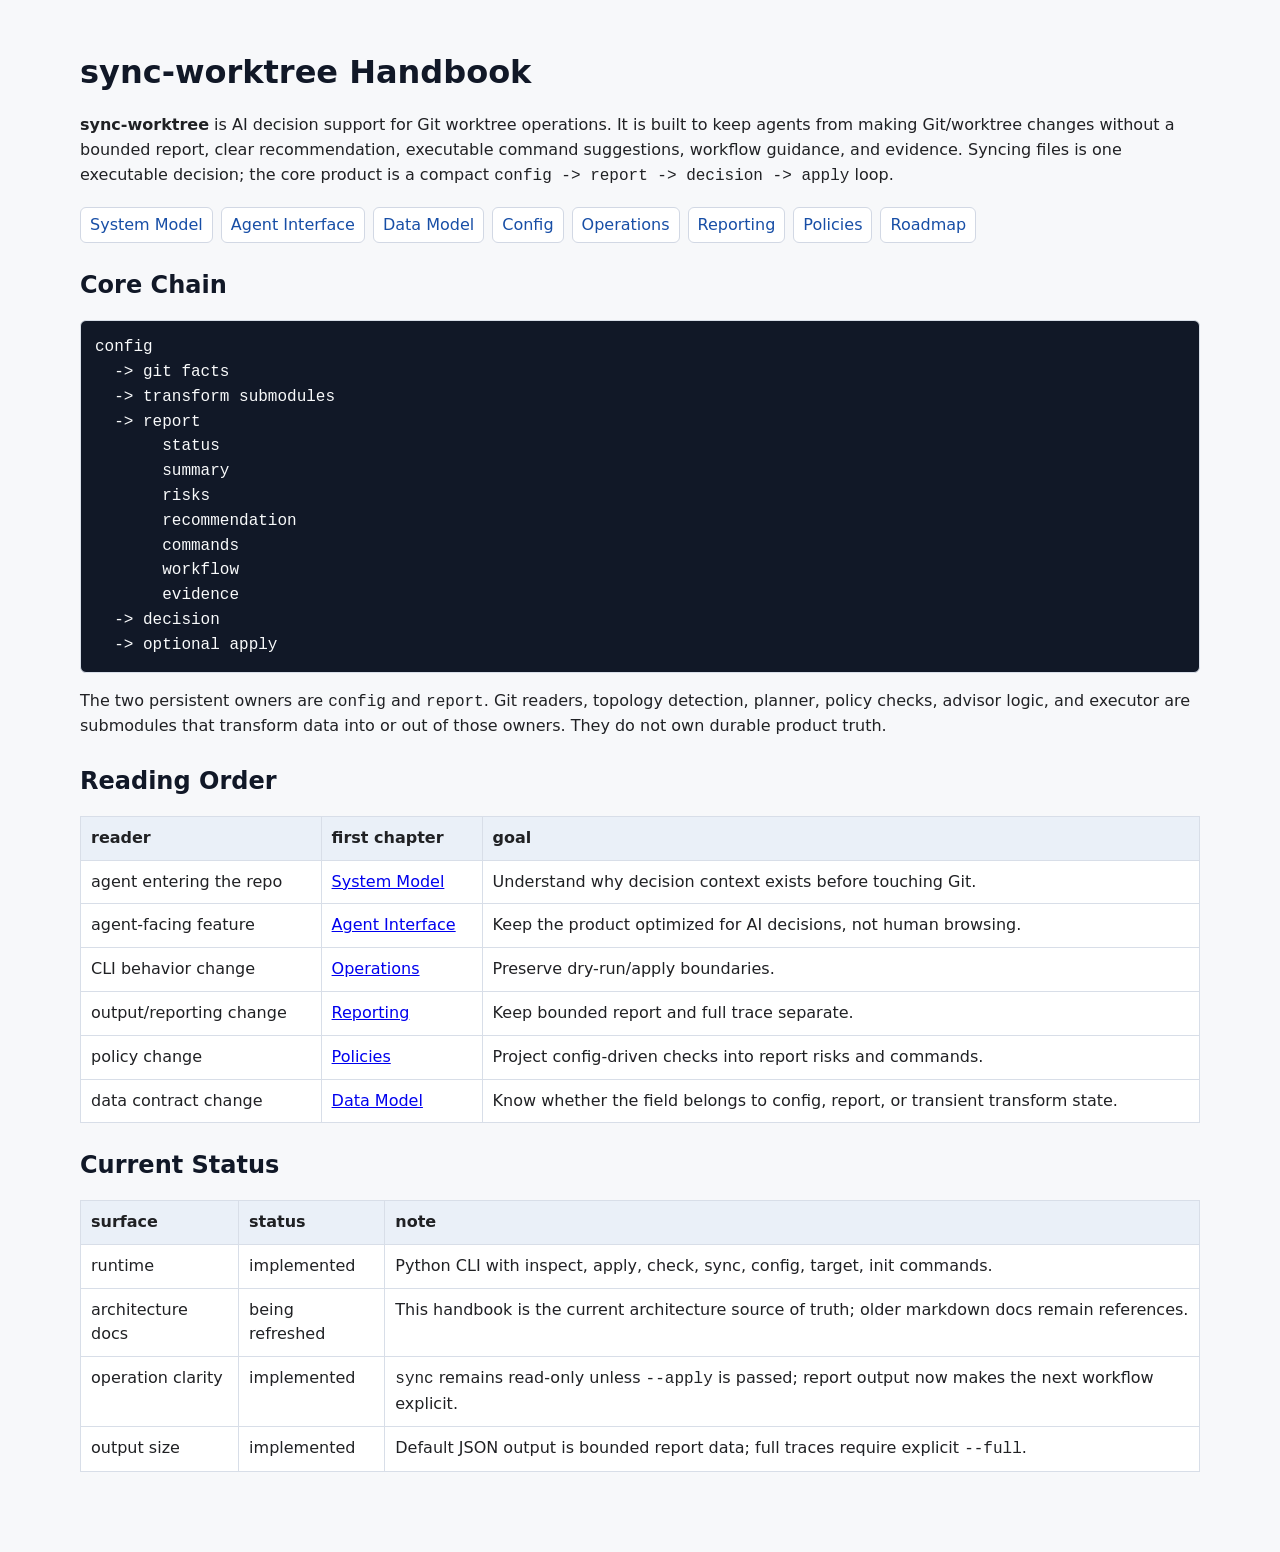
<file: docs/handbook/index.html>
<!doctype html>
<html lang="en">
<head>
  <meta charset="utf-8">
  <title>sync-worktree Handbook</title>
  <link rel="stylesheet" href="handbook.css">
</head>
<body>
<main>
  <h1>sync-worktree Handbook</h1>
  <p><strong>sync-worktree</strong> is AI decision support for Git worktree operations. It is built to keep agents from making Git/worktree changes without a bounded report, clear recommendation, executable command suggestions, workflow guidance, and evidence. Syncing files is one executable decision; the core product is a compact <code>config -> report -> decision -> apply</code> loop.</p>

  <nav>
    <a href="system-model.html">System Model</a>
    <a href="agent-interface.html">Agent Interface</a>
    <a href="data-model.html">Data Model</a>
    <a href="config.html">Config</a>
    <a href="operations.html">Operations</a>
    <a href="reporting.html">Reporting</a>
    <a href="policies.html">Policies</a>
    <a href="roadmap.html">Roadmap</a>
  </nav>

  <section>
    <h2>Core Chain</h2>
    <pre><code>config
  -> git facts
  -> transform submodules
  -> report
       status
       summary
       risks
       recommendation
       commands
       workflow
       evidence
  -> decision
  -> optional apply</code></pre>
    <p>The two persistent owners are <code>config</code> and <code>report</code>. Git readers, topology detection, planner, policy checks, advisor logic, and executor are submodules that transform data into or out of those owners. They do not own durable product truth.</p>
  </section>

  <section>
    <h2>Reading Order</h2>
    <table>
      <thead><tr><th>reader</th><th>first chapter</th><th>goal</th></tr></thead>
      <tbody>
        <tr><td>agent entering the repo</td><td><a href="system-model.html">System Model</a></td><td>Understand why decision context exists before touching Git.</td></tr>
        <tr><td>agent-facing feature</td><td><a href="agent-interface.html">Agent Interface</a></td><td>Keep the product optimized for AI decisions, not human browsing.</td></tr>
        <tr><td>CLI behavior change</td><td><a href="operations.html">Operations</a></td><td>Preserve dry-run/apply boundaries.</td></tr>
        <tr><td>output/reporting change</td><td><a href="reporting.html">Reporting</a></td><td>Keep bounded report and full trace separate.</td></tr>
        <tr><td>policy change</td><td><a href="policies.html">Policies</a></td><td>Project config-driven checks into report risks and commands.</td></tr>
        <tr><td>data contract change</td><td><a href="data-model.html">Data Model</a></td><td>Know whether the field belongs to config, report, or transient transform state.</td></tr>
      </tbody>
    </table>
  </section>

  <section>
    <h2>Current Status</h2>
    <table>
      <thead><tr><th>surface</th><th>status</th><th>note</th></tr></thead>
      <tbody>
        <tr><td>runtime</td><td>implemented</td><td>Python CLI with inspect, apply, check, sync, config, target, init commands.</td></tr>
        <tr><td>architecture docs</td><td>being refreshed</td><td>This handbook is the current architecture source of truth; older markdown docs remain references.</td></tr>
        <tr><td>operation clarity</td><td>implemented</td><td><code>sync</code> remains read-only unless <code>--apply</code> is passed; report output now makes the next workflow explicit.</td></tr>
        <tr><td>output size</td><td>implemented</td><td>Default JSON output is bounded report data; full traces require explicit <code>--full</code>.</td></tr>
      </tbody>
    </table>
  </section>
</main>
</body>
</html>
</file>
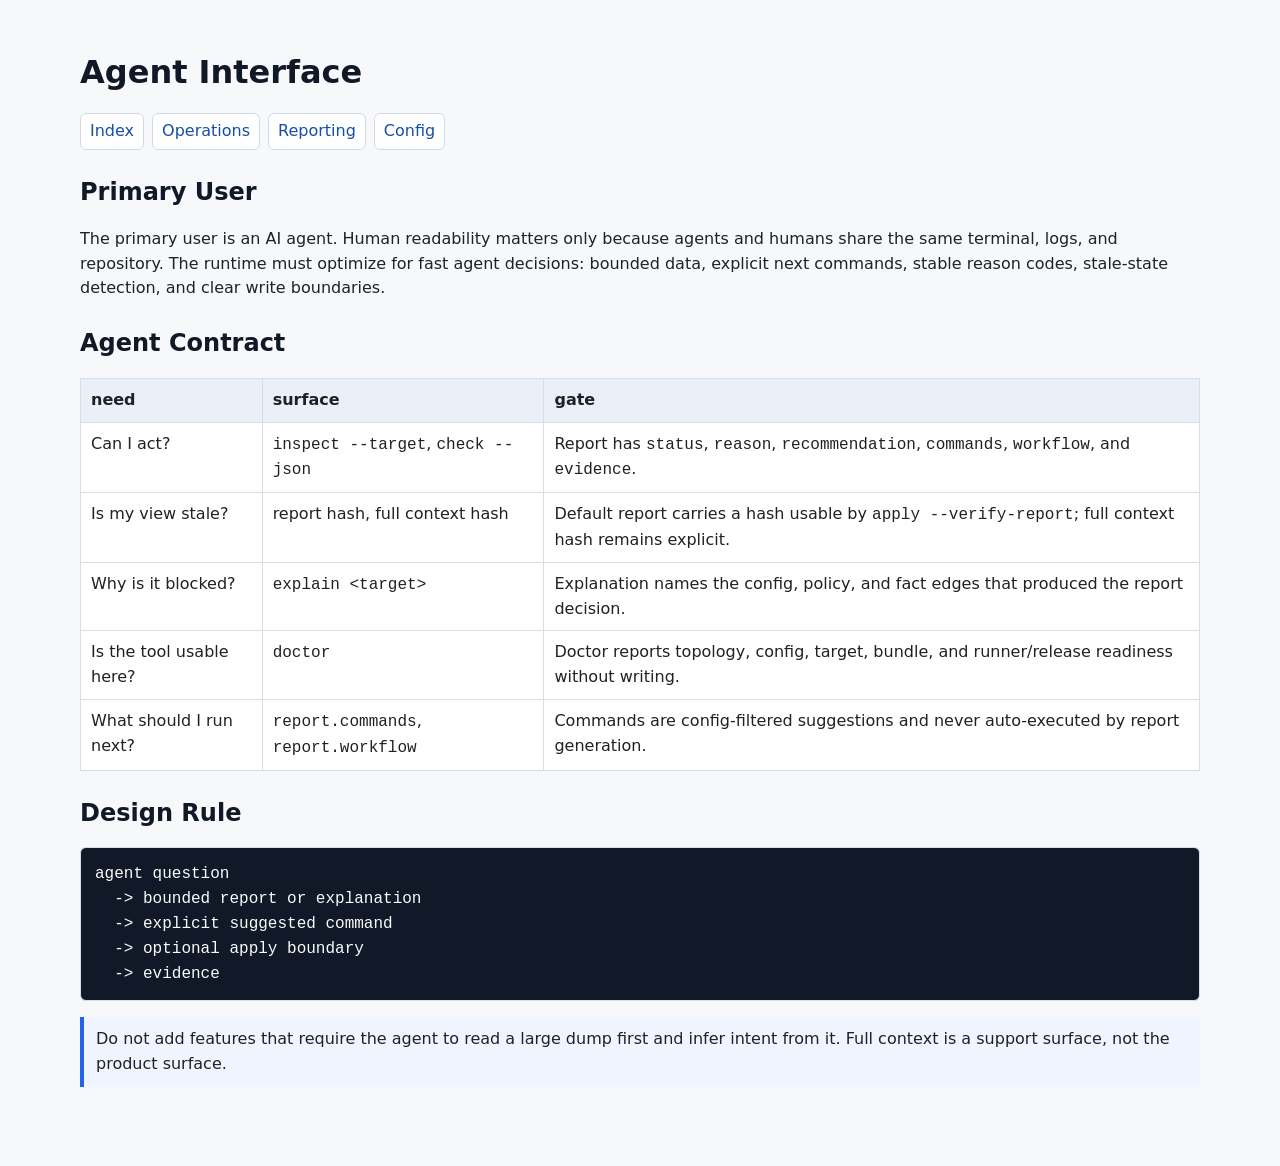
<file: docs/handbook/agent-interface.html>
<!doctype html>
<html lang="en">
<head>
  <meta charset="utf-8">
  <title>Agent Interface - sync-worktree</title>
  <link rel="stylesheet" href="handbook.css">
</head>
<body>
<main>
  <h1>Agent Interface</h1>
  <nav><a href="index.html">Index</a><a href="operations.html">Operations</a><a href="reporting.html">Reporting</a><a href="config.html">Config</a></nav>

  <section>
    <h2>Primary User</h2>
    <p>The primary user is an AI agent. Human readability matters only because agents and humans share the same terminal, logs, and repository. The runtime must optimize for fast agent decisions: bounded data, explicit next commands, stable reason codes, stale-state detection, and clear write boundaries.</p>
  </section>

  <section>
    <h2>Agent Contract</h2>
    <table>
      <thead><tr><th>need</th><th>surface</th><th>gate</th></tr></thead>
      <tbody>
        <tr><td>Can I act?</td><td><code>inspect --target</code>, <code>check --json</code></td><td>Report has <code>status</code>, <code>reason</code>, <code>recommendation</code>, <code>commands</code>, <code>workflow</code>, and <code>evidence</code>.</td></tr>
        <tr><td>Is my view stale?</td><td>report hash, full context hash</td><td>Default report carries a hash usable by <code>apply --verify-report</code>; full context hash remains explicit.</td></tr>
        <tr><td>Why is it blocked?</td><td><code>explain &lt;target&gt;</code></td><td>Explanation names the config, policy, and fact edges that produced the report decision.</td></tr>
        <tr><td>Is the tool usable here?</td><td><code>doctor</code></td><td>Doctor reports topology, config, target, bundle, and runner/release readiness without writing.</td></tr>
        <tr><td>What should I run next?</td><td><code>report.commands</code>, <code>report.workflow</code></td><td>Commands are config-filtered suggestions and never auto-executed by report generation.</td></tr>
      </tbody>
    </table>
  </section>

  <section>
    <h2>Design Rule</h2>
    <pre><code>agent question
  -> bounded report or explanation
  -> explicit suggested command
  -> optional apply boundary
  -> evidence</code></pre>
    <p class="note">Do not add features that require the agent to read a large dump first and infer intent from it. Full context is a support surface, not the product surface.</p>
  </section>
</main>
</body>
</html>
</file>
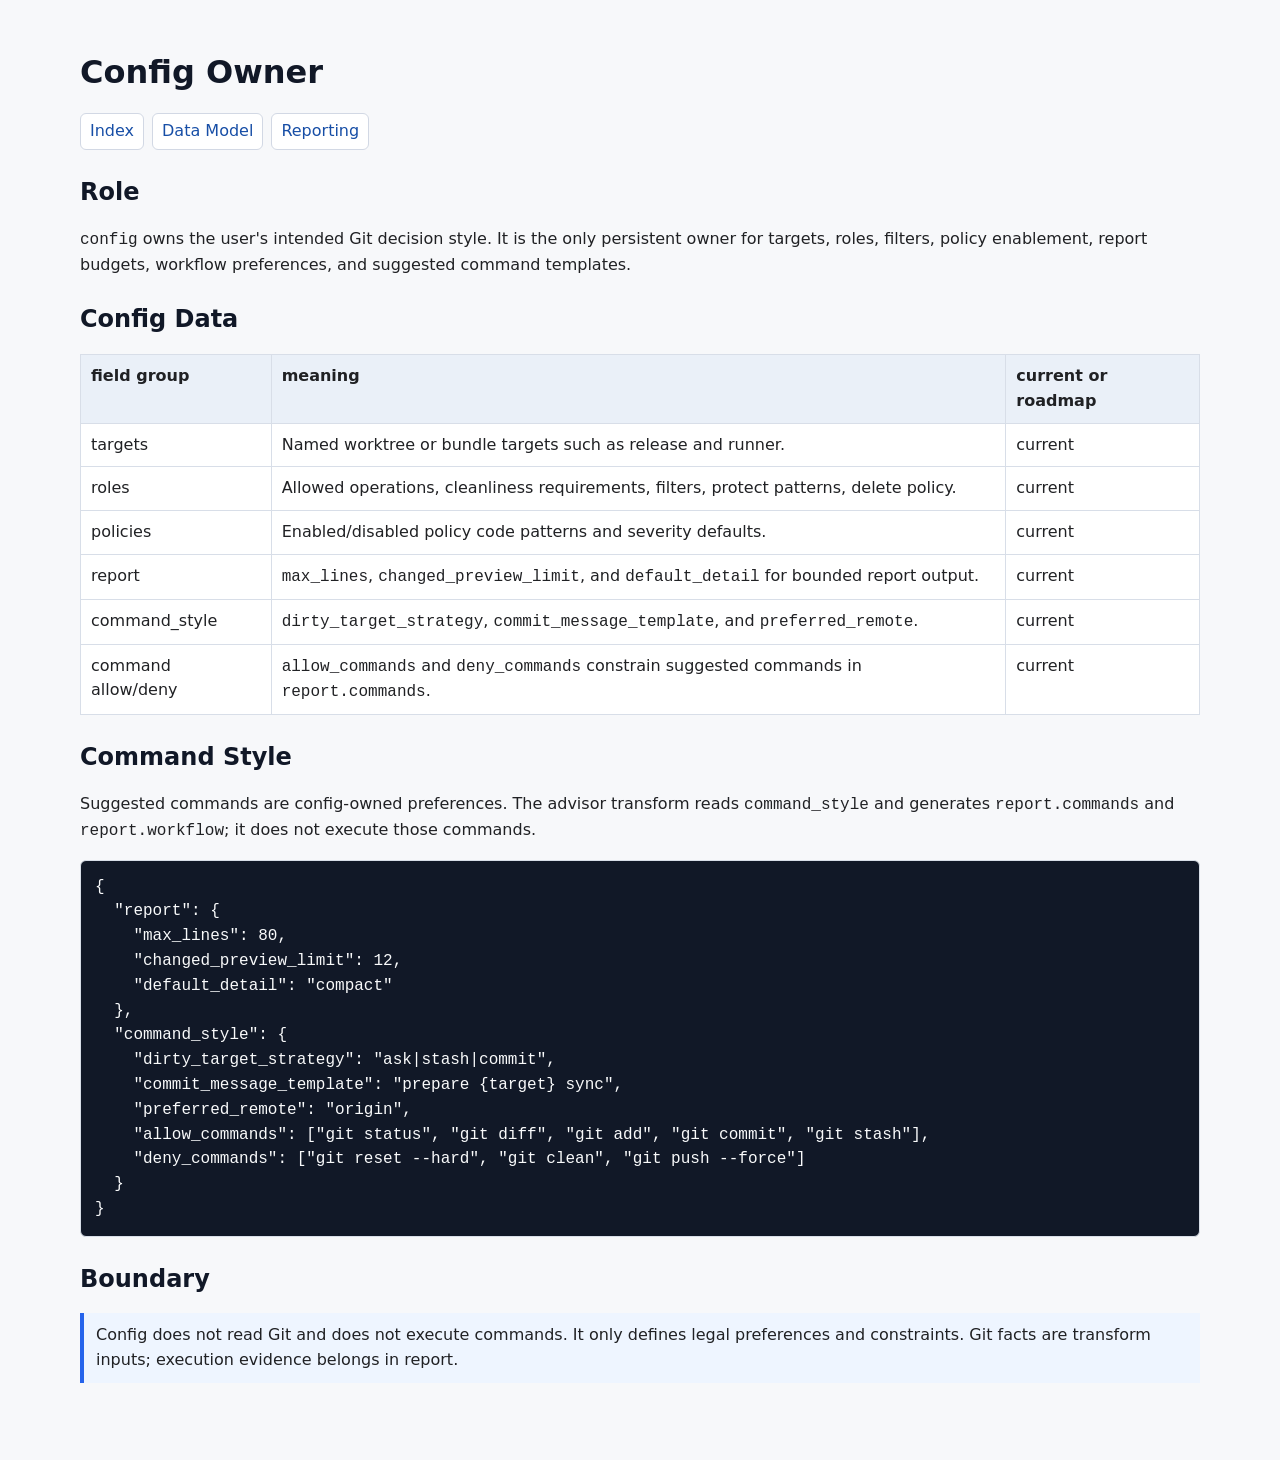
<file: docs/handbook/config.html>
<!doctype html>
<html lang="en">
<head>
  <meta charset="utf-8">
  <title>Config Owner - sync-worktree</title>
  <link rel="stylesheet" href="handbook.css">
</head>
<body>
<main>
  <h1>Config Owner</h1>
  <nav><a href="index.html">Index</a><a href="data-model.html">Data Model</a><a href="reporting.html">Reporting</a></nav>

  <section>
    <h2>Role</h2>
    <p><code>config</code> owns the user's intended Git decision style. It is the only persistent owner for targets, roles, filters, policy enablement, report budgets, workflow preferences, and suggested command templates.</p>
  </section>

  <section>
    <h2>Config Data</h2>
    <table>
      <thead><tr><th>field group</th><th>meaning</th><th>current or roadmap</th></tr></thead>
      <tbody>
        <tr><td>targets</td><td>Named worktree or bundle targets such as release and runner.</td><td>current</td></tr>
        <tr><td>roles</td><td>Allowed operations, cleanliness requirements, filters, protect patterns, delete policy.</td><td>current</td></tr>
        <tr><td>policies</td><td>Enabled/disabled policy code patterns and severity defaults.</td><td>current</td></tr>
        <tr><td>report</td><td><code>max_lines</code>, <code>changed_preview_limit</code>, and <code>default_detail</code> for bounded report output.</td><td>current</td></tr>
        <tr><td>command_style</td><td><code>dirty_target_strategy</code>, <code>commit_message_template</code>, and <code>preferred_remote</code>.</td><td>current</td></tr>
        <tr><td>command allow/deny</td><td><code>allow_commands</code> and <code>deny_commands</code> constrain suggested commands in <code>report.commands</code>.</td><td>current</td></tr>
      </tbody>
    </table>
  </section>

  <section>
    <h2>Command Style</h2>
    <p>Suggested commands are config-owned preferences. The advisor transform reads <code>command_style</code> and generates <code>report.commands</code> and <code>report.workflow</code>; it does not execute those commands.</p>
    <pre><code>{
  "report": {
    "max_lines": 80,
    "changed_preview_limit": 12,
    "default_detail": "compact"
  },
  "command_style": {
    "dirty_target_strategy": "ask|stash|commit",
    "commit_message_template": "prepare {target} sync",
    "preferred_remote": "origin",
    "allow_commands": ["git status", "git diff", "git add", "git commit", "git stash"],
    "deny_commands": ["git reset --hard", "git clean", "git push --force"]
  }
}</code></pre>
  </section>

  <section>
    <h2>Boundary</h2>
    <p class="note">Config does not read Git and does not execute commands. It only defines legal preferences and constraints. Git facts are transform inputs; execution evidence belongs in report.</p>
  </section>
</main>
</body>
</html>
</file>
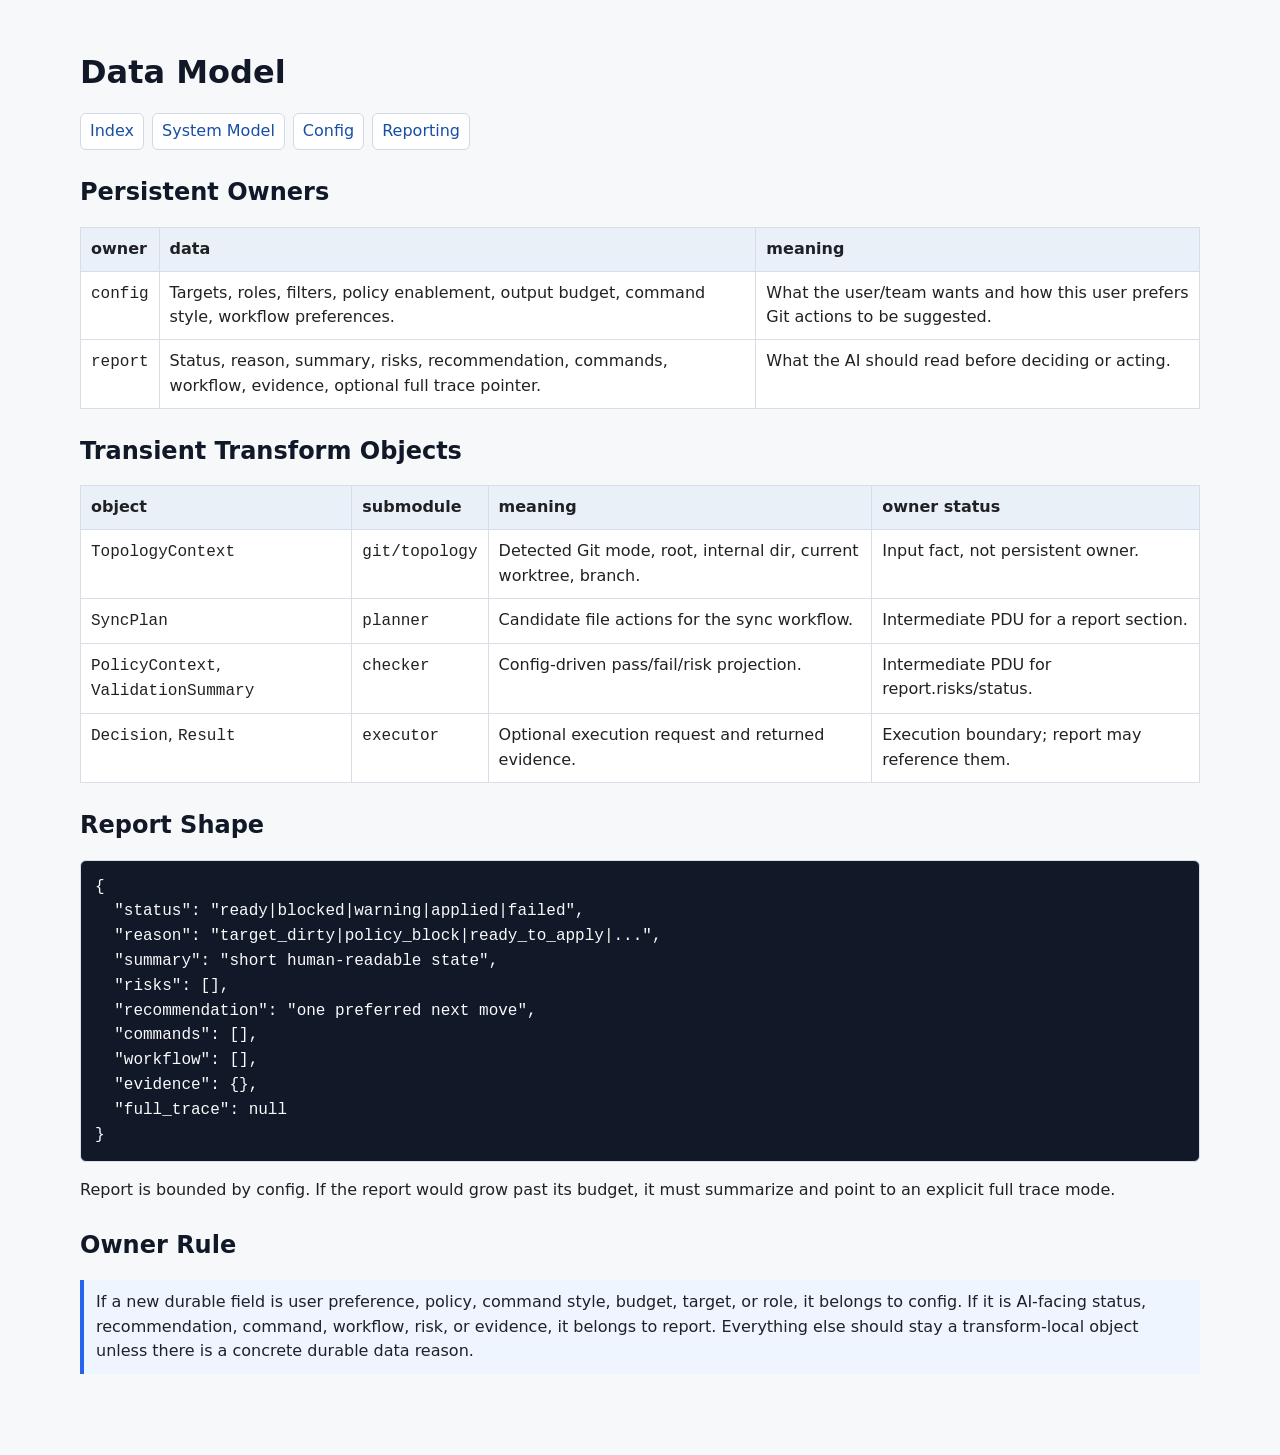
<file: docs/handbook/data-model.html>
<!doctype html>
<html lang="en">
<head>
  <meta charset="utf-8">
  <title>Data Model - sync-worktree</title>
  <link rel="stylesheet" href="handbook.css">
</head>
<body>
<main>
  <h1>Data Model</h1>
  <nav><a href="index.html">Index</a><a href="system-model.html">System Model</a><a href="config.html">Config</a><a href="reporting.html">Reporting</a></nav>

  <section>
    <h2>Persistent Owners</h2>
    <table>
      <thead><tr><th>owner</th><th>data</th><th>meaning</th></tr></thead>
      <tbody>
        <tr><td><code>config</code></td><td>Targets, roles, filters, policy enablement, output budget, command style, workflow preferences.</td><td>What the user/team wants and how this user prefers Git actions to be suggested.</td></tr>
        <tr><td><code>report</code></td><td>Status, reason, summary, risks, recommendation, commands, workflow, evidence, optional full trace pointer.</td><td>What the AI should read before deciding or acting.</td></tr>
      </tbody>
    </table>
  </section>

  <section>
    <h2>Transient Transform Objects</h2>
    <table>
      <thead><tr><th>object</th><th>submodule</th><th>meaning</th><th>owner status</th></tr></thead>
      <tbody>
        <tr><td><code>TopologyContext</code></td><td><code>git/topology</code></td><td>Detected Git mode, root, internal dir, current worktree, branch.</td><td>Input fact, not persistent owner.</td></tr>
        <tr><td><code>SyncPlan</code></td><td><code>planner</code></td><td>Candidate file actions for the sync workflow.</td><td>Intermediate PDU for a report section.</td></tr>
        <tr><td><code>PolicyContext</code>, <code>ValidationSummary</code></td><td><code>checker</code></td><td>Config-driven pass/fail/risk projection.</td><td>Intermediate PDU for report.risks/status.</td></tr>
        <tr><td><code>Decision</code>, <code>Result</code></td><td><code>executor</code></td><td>Optional execution request and returned evidence.</td><td>Execution boundary; report may reference them.</td></tr>
      </tbody>
    </table>
  </section>

  <section>
    <h2>Report Shape</h2>
    <pre><code>{
  "status": "ready|blocked|warning|applied|failed",
  "reason": "target_dirty|policy_block|ready_to_apply|...",
  "summary": "short human-readable state",
  "risks": [],
  "recommendation": "one preferred next move",
  "commands": [],
  "workflow": [],
  "evidence": {},
  "full_trace": null
}</code></pre>
    <p>Report is bounded by config. If the report would grow past its budget, it must summarize and point to an explicit full trace mode.</p>
  </section>

  <section>
    <h2>Owner Rule</h2>
    <p class="note">If a new durable field is user preference, policy, command style, budget, target, or role, it belongs to config. If it is AI-facing status, recommendation, command, workflow, risk, or evidence, it belongs to report. Everything else should stay a transform-local object unless there is a concrete durable data reason.</p>
  </section>
</main>
</body>
</html>
</file>
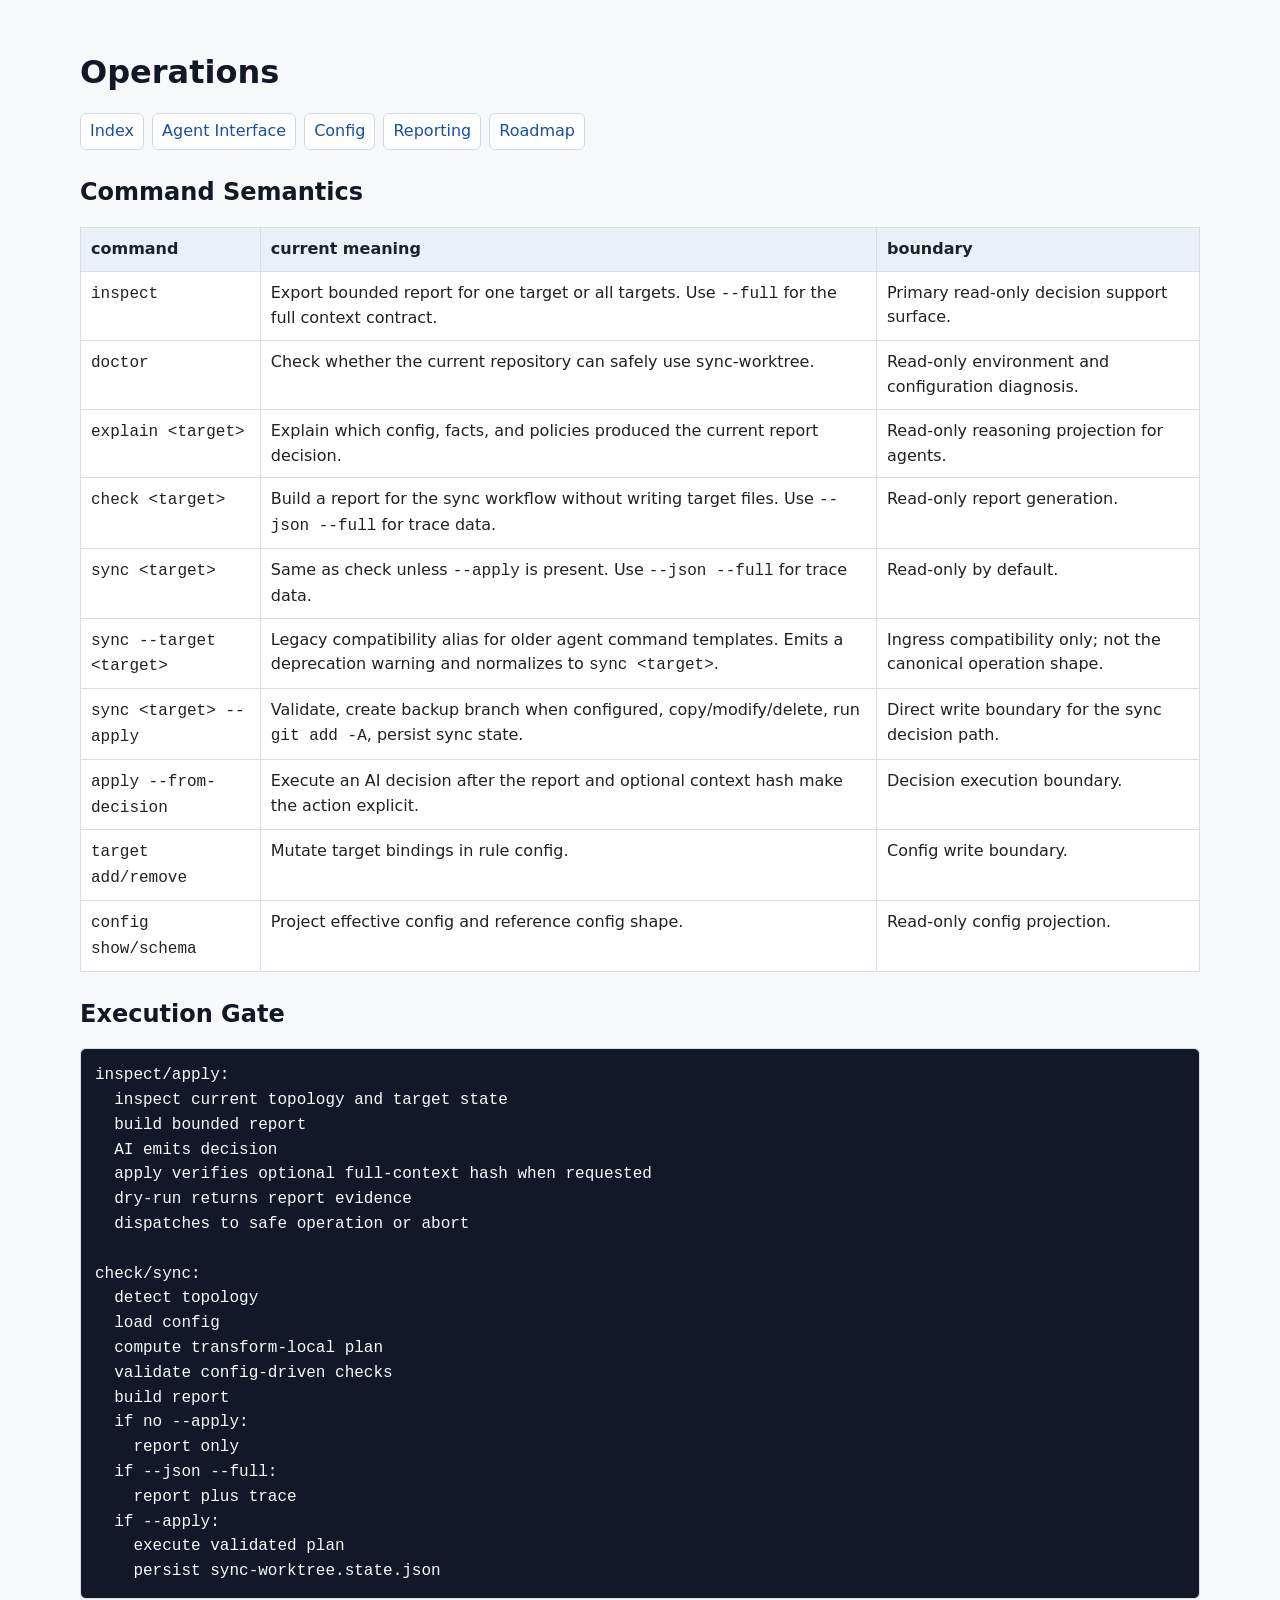
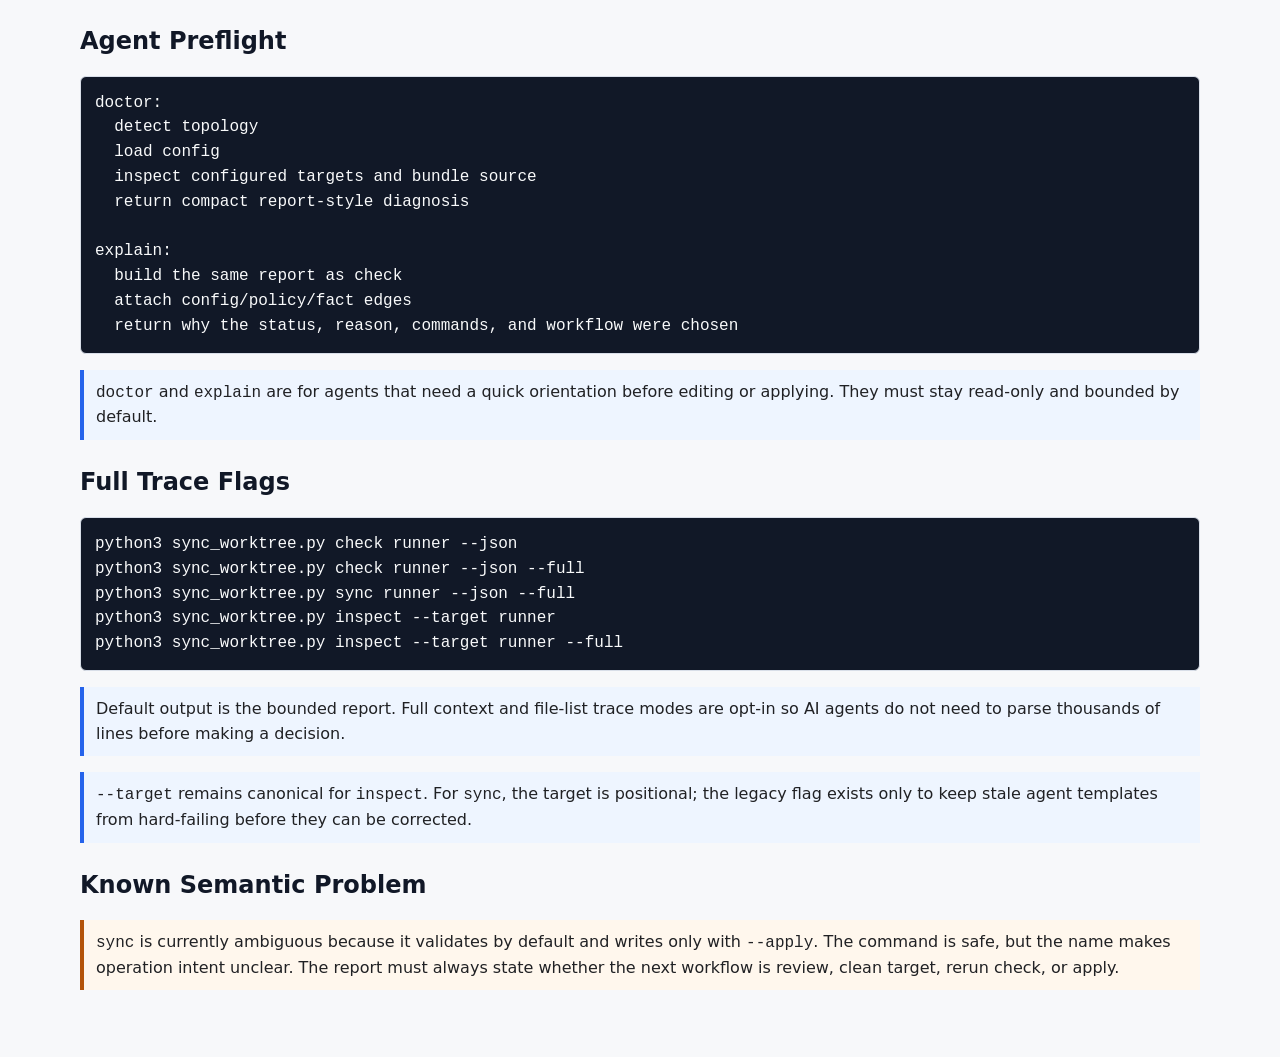
<file: docs/handbook/operations.html>
<!doctype html>
<html lang="en">
<head>
  <meta charset="utf-8">
  <title>Operations - sync-worktree</title>
  <link rel="stylesheet" href="handbook.css">
</head>
<body>
<main>
  <h1>Operations</h1>
  <nav><a href="index.html">Index</a><a href="agent-interface.html">Agent Interface</a><a href="config.html">Config</a><a href="reporting.html">Reporting</a><a href="roadmap.html">Roadmap</a></nav>

  <section>
    <h2>Command Semantics</h2>
    <table>
      <thead><tr><th>command</th><th>current meaning</th><th>boundary</th></tr></thead>
      <tbody>
        <tr><td><code>inspect</code></td><td>Export bounded report for one target or all targets. Use <code>--full</code> for the full context contract.</td><td>Primary read-only decision support surface.</td></tr>
        <tr><td><code>doctor</code></td><td>Check whether the current repository can safely use sync-worktree.</td><td>Read-only environment and configuration diagnosis.</td></tr>
        <tr><td><code>explain &lt;target&gt;</code></td><td>Explain which config, facts, and policies produced the current report decision.</td><td>Read-only reasoning projection for agents.</td></tr>
        <tr><td><code>check &lt;target&gt;</code></td><td>Build a report for the sync workflow without writing target files. Use <code>--json --full</code> for trace data.</td><td>Read-only report generation.</td></tr>
        <tr><td><code>sync &lt;target&gt;</code></td><td>Same as check unless <code>--apply</code> is present. Use <code>--json --full</code> for trace data.</td><td>Read-only by default.</td></tr>
        <tr><td><code>sync --target &lt;target&gt;</code></td><td>Legacy compatibility alias for older agent command templates. Emits a deprecation warning and normalizes to <code>sync &lt;target&gt;</code>.</td><td>Ingress compatibility only; not the canonical operation shape.</td></tr>
        <tr><td><code>sync &lt;target&gt; --apply</code></td><td>Validate, create backup branch when configured, copy/modify/delete, run <code>git add -A</code>, persist sync state.</td><td>Direct write boundary for the sync decision path.</td></tr>
        <tr><td><code>apply --from-decision</code></td><td>Execute an AI decision after the report and optional context hash make the action explicit.</td><td>Decision execution boundary.</td></tr>
        <tr><td><code>target add/remove</code></td><td>Mutate target bindings in rule config.</td><td>Config write boundary.</td></tr>
        <tr><td><code>config show/schema</code></td><td>Project effective config and reference config shape.</td><td>Read-only config projection.</td></tr>
      </tbody>
    </table>
  </section>

  <section>
    <h2>Execution Gate</h2>
    <pre><code>inspect/apply:
  inspect current topology and target state
  build bounded report
  AI emits decision
  apply verifies optional full-context hash when requested
  dry-run returns report evidence
  dispatches to safe operation or abort

check/sync:
  detect topology
  load config
  compute transform-local plan
  validate config-driven checks
  build report
  if no --apply:
    report only
  if --json --full:
    report plus trace
  if --apply:
    execute validated plan
    persist sync-worktree.state.json</code></pre>
  </section>

  <section>
    <h2>Agent Preflight</h2>
    <pre><code>doctor:
  detect topology
  load config
  inspect configured targets and bundle source
  return compact report-style diagnosis

explain:
  build the same report as check
  attach config/policy/fact edges
  return why the status, reason, commands, and workflow were chosen</code></pre>
    <p class="note"><code>doctor</code> and <code>explain</code> are for agents that need a quick orientation before editing or applying. They must stay read-only and bounded by default.</p>
  </section>

  <section>
    <h2>Full Trace Flags</h2>
    <pre><code>python3 sync_worktree.py check runner --json
python3 sync_worktree.py check runner --json --full
python3 sync_worktree.py sync runner --json --full
python3 sync_worktree.py inspect --target runner
python3 sync_worktree.py inspect --target runner --full</code></pre>
    <p class="note">Default output is the bounded report. Full context and file-list trace modes are opt-in so AI agents do not need to parse thousands of lines before making a decision.</p>
    <p class="note"><code>--target</code> remains canonical for <code>inspect</code>. For <code>sync</code>, the target is positional; the legacy flag exists only to keep stale agent templates from hard-failing before they can be corrected.</p>
  </section>

  <section>
    <h2>Known Semantic Problem</h2>
    <p class="warn"><code>sync</code> is currently ambiguous because it validates by default and writes only with <code>--apply</code>. The command is safe, but the name makes operation intent unclear. The report must always state whether the next workflow is review, clean target, rerun check, or apply.</p>
  </section>
</main>
</body>
</html>
</file>
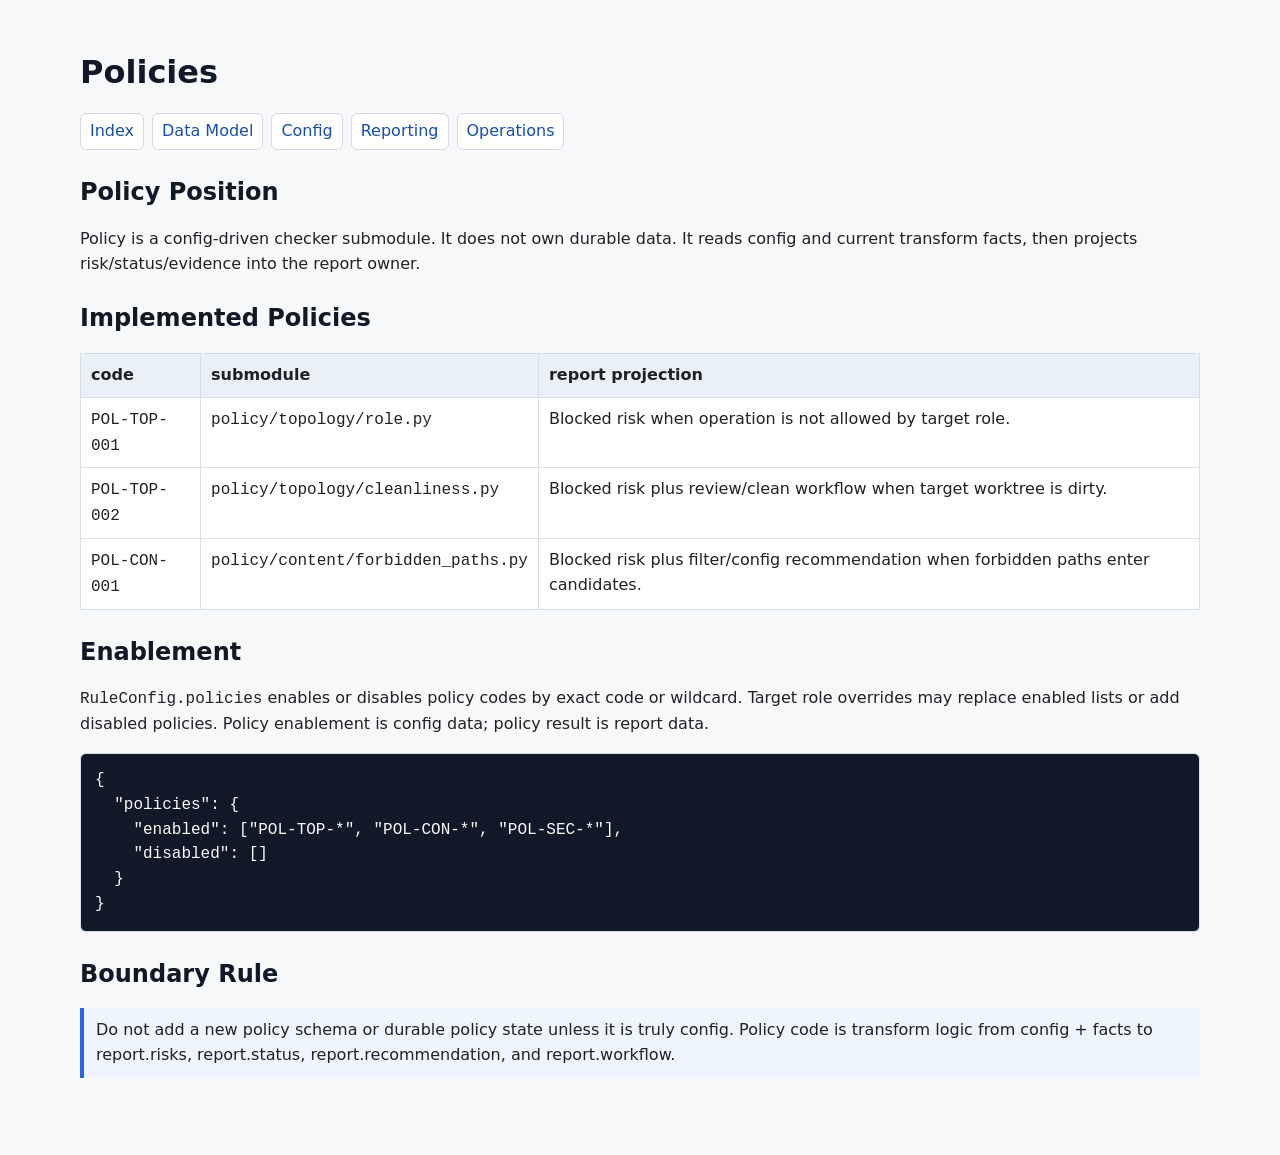
<file: docs/handbook/policies.html>
<!doctype html>
<html lang="en">
<head>
  <meta charset="utf-8">
  <title>Policies - sync-worktree</title>
  <link rel="stylesheet" href="handbook.css">
</head>
<body>
<main>
  <h1>Policies</h1>
  <nav><a href="index.html">Index</a><a href="data-model.html">Data Model</a><a href="config.html">Config</a><a href="reporting.html">Reporting</a><a href="operations.html">Operations</a></nav>

  <section>
    <h2>Policy Position</h2>
    <p>Policy is a config-driven checker submodule. It does not own durable data. It reads config and current transform facts, then projects risk/status/evidence into the report owner.</p>
  </section>

  <section>
    <h2>Implemented Policies</h2>
    <table>
      <thead><tr><th>code</th><th>submodule</th><th>report projection</th></tr></thead>
      <tbody>
        <tr><td><code>POL-TOP-001</code></td><td><code>policy/topology/role.py</code></td><td>Blocked risk when operation is not allowed by target role.</td></tr>
        <tr><td><code>POL-TOP-002</code></td><td><code>policy/topology/cleanliness.py</code></td><td>Blocked risk plus review/clean workflow when target worktree is dirty.</td></tr>
        <tr><td><code>POL-CON-001</code></td><td><code>policy/content/forbidden_paths.py</code></td><td>Blocked risk plus filter/config recommendation when forbidden paths enter candidates.</td></tr>
      </tbody>
    </table>
  </section>

  <section>
    <h2>Enablement</h2>
    <p><code>RuleConfig.policies</code> enables or disables policy codes by exact code or wildcard. Target role overrides may replace enabled lists or add disabled policies. Policy enablement is config data; policy result is report data.</p>
    <pre><code>{
  "policies": {
    "enabled": ["POL-TOP-*", "POL-CON-*", "POL-SEC-*"],
    "disabled": []
  }
}</code></pre>
  </section>

  <section>
    <h2>Boundary Rule</h2>
    <p class="note">Do not add a new policy schema or durable policy state unless it is truly config. Policy code is transform logic from config + facts to report.risks, report.status, report.recommendation, and report.workflow.</p>
  </section>
</main>
</body>
</html>
</file>
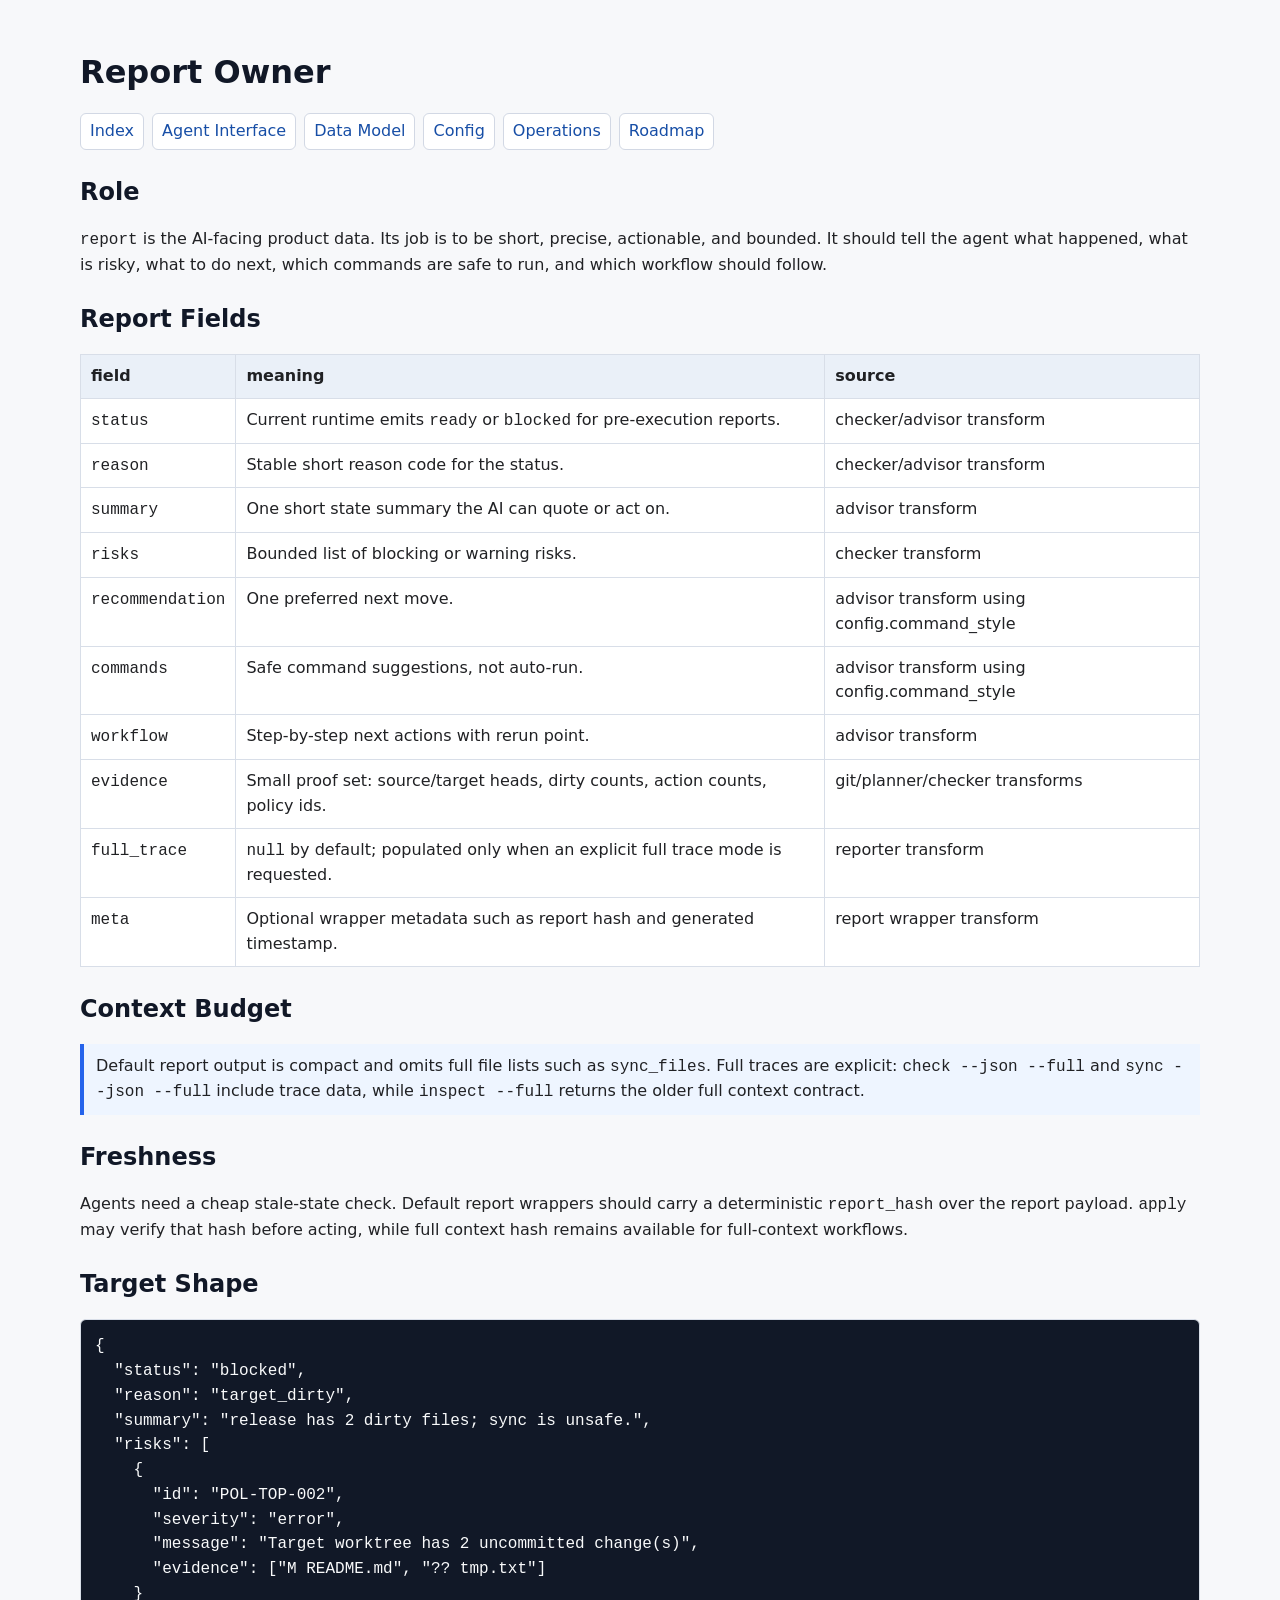
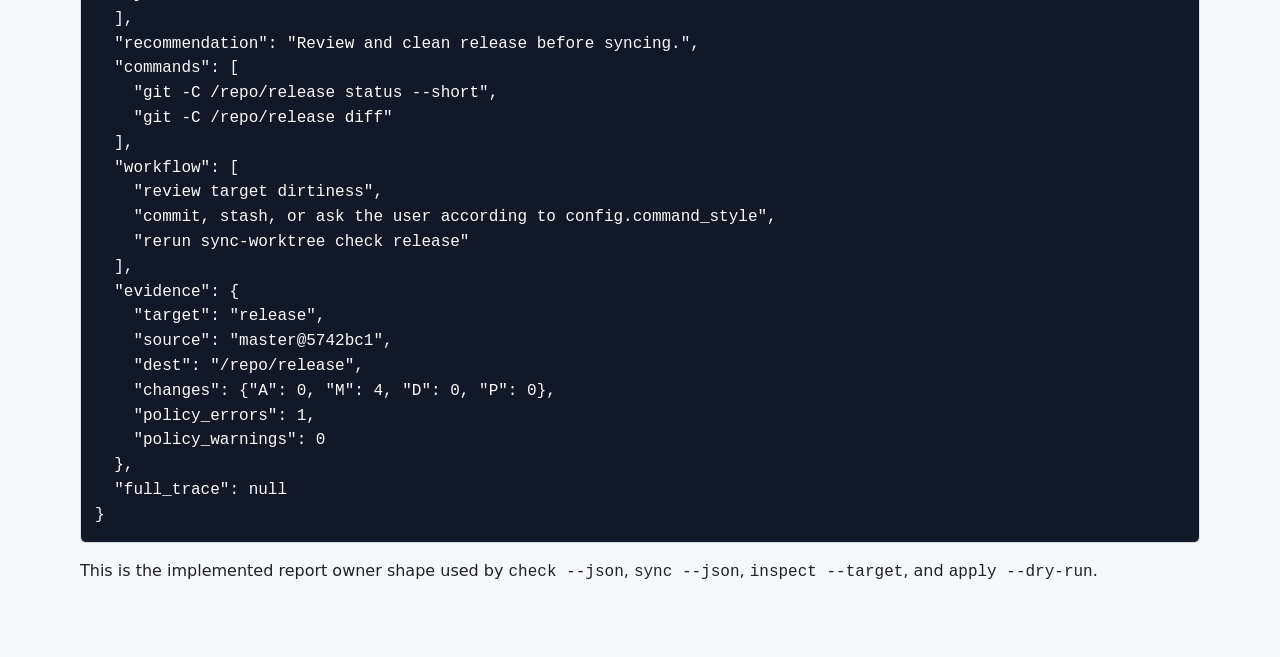
<file: docs/handbook/reporting.html>
<!doctype html>
<html lang="en">
<head>
  <meta charset="utf-8">
  <title>Report Owner - sync-worktree</title>
  <link rel="stylesheet" href="handbook.css">
</head>
<body>
<main>
  <h1>Report Owner</h1>
  <nav><a href="index.html">Index</a><a href="agent-interface.html">Agent Interface</a><a href="data-model.html">Data Model</a><a href="config.html">Config</a><a href="operations.html">Operations</a><a href="roadmap.html">Roadmap</a></nav>

  <section>
    <h2>Role</h2>
    <p><code>report</code> is the AI-facing product data. Its job is to be short, precise, actionable, and bounded. It should tell the agent what happened, what is risky, what to do next, which commands are safe to run, and which workflow should follow.</p>
  </section>

  <section>
    <h2>Report Fields</h2>
    <table>
      <thead><tr><th>field</th><th>meaning</th><th>source</th></tr></thead>
      <tbody>
        <tr><td><code>status</code></td><td>Current runtime emits <code>ready</code> or <code>blocked</code> for pre-execution reports.</td><td>checker/advisor transform</td></tr>
        <tr><td><code>reason</code></td><td>Stable short reason code for the status.</td><td>checker/advisor transform</td></tr>
        <tr><td><code>summary</code></td><td>One short state summary the AI can quote or act on.</td><td>advisor transform</td></tr>
        <tr><td><code>risks</code></td><td>Bounded list of blocking or warning risks.</td><td>checker transform</td></tr>
        <tr><td><code>recommendation</code></td><td>One preferred next move.</td><td>advisor transform using config.command_style</td></tr>
        <tr><td><code>commands</code></td><td>Safe command suggestions, not auto-run.</td><td>advisor transform using config.command_style</td></tr>
        <tr><td><code>workflow</code></td><td>Step-by-step next actions with rerun point.</td><td>advisor transform</td></tr>
        <tr><td><code>evidence</code></td><td>Small proof set: source/target heads, dirty counts, action counts, policy ids.</td><td>git/planner/checker transforms</td></tr>
        <tr><td><code>full_trace</code></td><td><code>null</code> by default; populated only when an explicit full trace mode is requested.</td><td>reporter transform</td></tr>
        <tr><td><code>meta</code></td><td>Optional wrapper metadata such as report hash and generated timestamp.</td><td>report wrapper transform</td></tr>
      </tbody>
    </table>
  </section>

  <section>
    <h2>Context Budget</h2>
    <p class="note">Default report output is compact and omits full file lists such as <code>sync_files</code>. Full traces are explicit: <code>check --json --full</code> and <code>sync --json --full</code> include trace data, while <code>inspect --full</code> returns the older full context contract.</p>
  </section>

  <section>
    <h2>Freshness</h2>
    <p>Agents need a cheap stale-state check. Default report wrappers should carry a deterministic <code>report_hash</code> over the report payload. <code>apply</code> may verify that hash before acting, while full context hash remains available for full-context workflows.</p>
  </section>

  <section>
    <h2>Target Shape</h2>
    <pre><code>{
  "status": "blocked",
  "reason": "target_dirty",
  "summary": "release has 2 dirty files; sync is unsafe.",
  "risks": [
    {
      "id": "POL-TOP-002",
      "severity": "error",
      "message": "Target worktree has 2 uncommitted change(s)",
      "evidence": ["M README.md", "?? tmp.txt"]
    }
  ],
  "recommendation": "Review and clean release before syncing.",
  "commands": [
    "git -C /repo/release status --short",
    "git -C /repo/release diff"
  ],
  "workflow": [
    "review target dirtiness",
    "commit, stash, or ask the user according to config.command_style",
    "rerun sync-worktree check release"
  ],
  "evidence": {
    "target": "release",
    "source": "master@5742bc1",
    "dest": "/repo/release",
    "changes": {"A": 0, "M": 4, "D": 0, "P": 0},
    "policy_errors": 1,
    "policy_warnings": 0
  },
  "full_trace": null
}</code></pre>
    <p>This is the implemented report owner shape used by <code>check --json</code>, <code>sync --json</code>, <code>inspect --target</code>, and <code>apply --dry-run</code>.</p>
  </section>
</main>
</body>
</html>
</file>
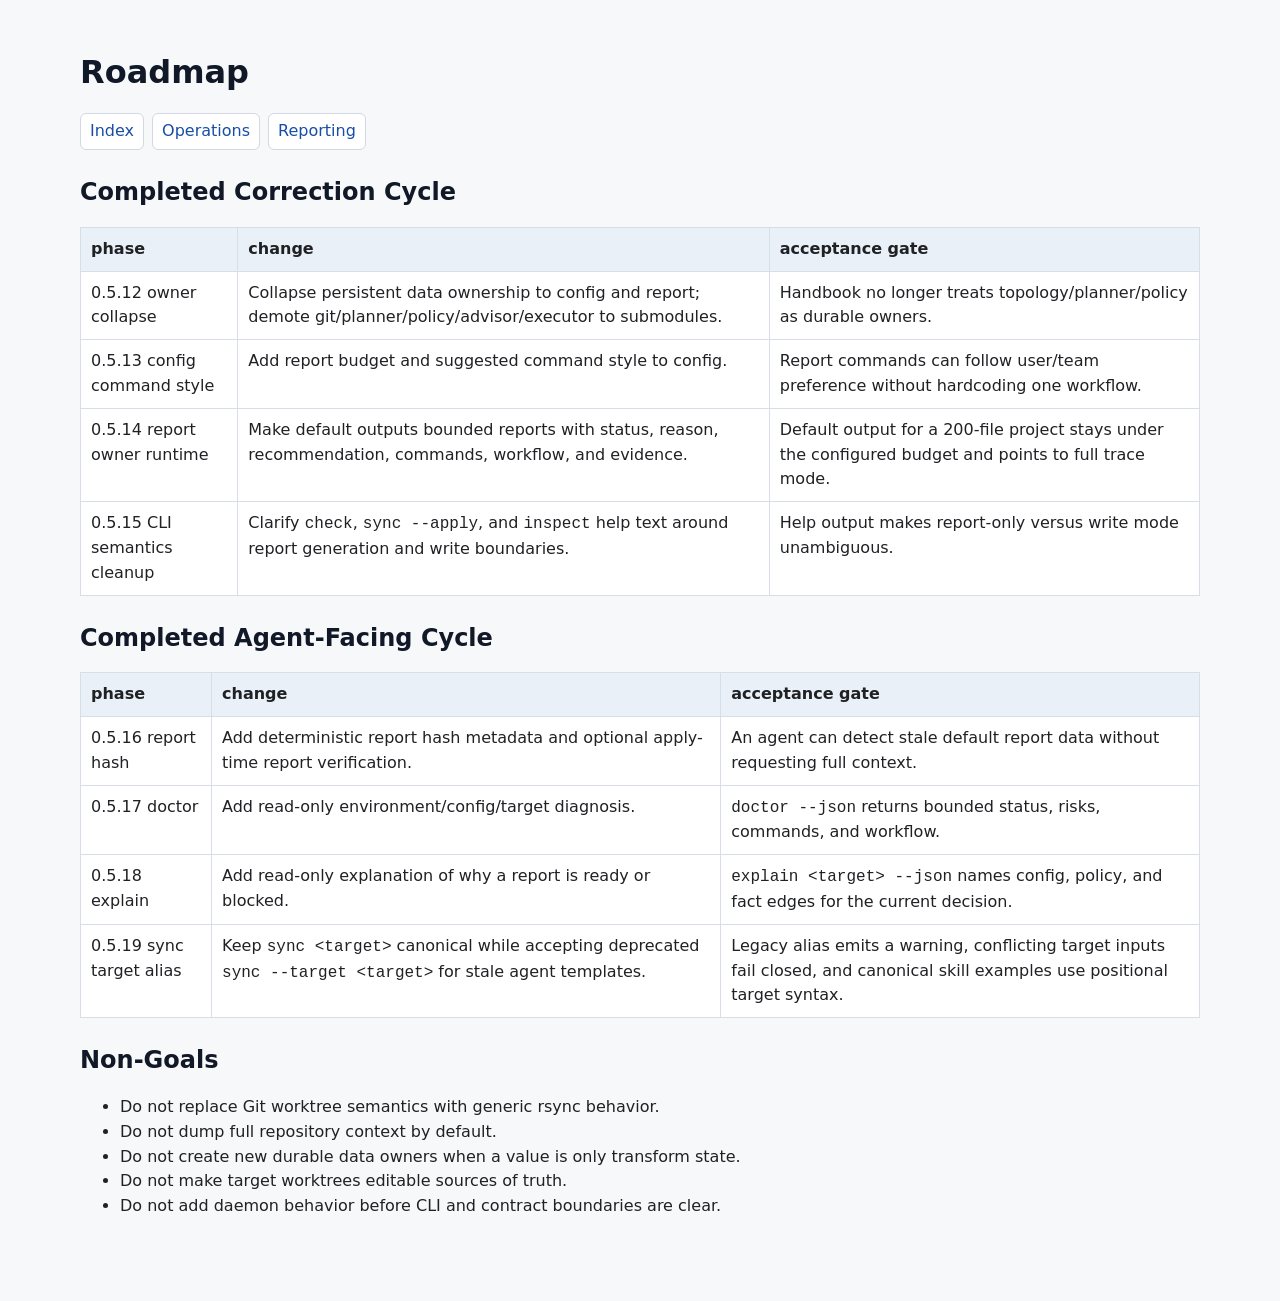
<file: docs/handbook/roadmap.html>
<!doctype html>
<html lang="en">
<head>
  <meta charset="utf-8">
  <title>Roadmap - sync-worktree</title>
  <link rel="stylesheet" href="handbook.css">
</head>
<body>
<main>
  <h1>Roadmap</h1>
  <nav><a href="index.html">Index</a><a href="operations.html">Operations</a><a href="reporting.html">Reporting</a></nav>

  <section>
    <h2>Completed Correction Cycle</h2>
    <table>
      <thead><tr><th>phase</th><th>change</th><th>acceptance gate</th></tr></thead>
      <tbody>
        <tr><td>0.5.12 owner collapse</td><td>Collapse persistent data ownership to config and report; demote git/planner/policy/advisor/executor to submodules.</td><td>Handbook no longer treats topology/planner/policy as durable owners.</td></tr>
        <tr><td>0.5.13 config command style</td><td>Add report budget and suggested command style to config.</td><td>Report commands can follow user/team preference without hardcoding one workflow.</td></tr>
        <tr><td>0.5.14 report owner runtime</td><td>Make default outputs bounded reports with status, reason, recommendation, commands, workflow, and evidence.</td><td>Default output for a 200-file project stays under the configured budget and points to full trace mode.</td></tr>
        <tr><td>0.5.15 CLI semantics cleanup</td><td>Clarify <code>check</code>, <code>sync --apply</code>, and <code>inspect</code> help text around report generation and write boundaries.</td><td>Help output makes report-only versus write mode unambiguous.</td></tr>
      </tbody>
    </table>
  </section>

  <section>
    <h2>Completed Agent-Facing Cycle</h2>
    <table>
      <thead><tr><th>phase</th><th>change</th><th>acceptance gate</th></tr></thead>
      <tbody>
        <tr><td>0.5.16 report hash</td><td>Add deterministic report hash metadata and optional apply-time report verification.</td><td>An agent can detect stale default report data without requesting full context.</td></tr>
        <tr><td>0.5.17 doctor</td><td>Add read-only environment/config/target diagnosis.</td><td><code>doctor --json</code> returns bounded status, risks, commands, and workflow.</td></tr>
        <tr><td>0.5.18 explain</td><td>Add read-only explanation of why a report is ready or blocked.</td><td><code>explain &lt;target&gt; --json</code> names config, policy, and fact edges for the current decision.</td></tr>
        <tr><td>0.5.19 sync target alias</td><td>Keep <code>sync &lt;target&gt;</code> canonical while accepting deprecated <code>sync --target &lt;target&gt;</code> for stale agent templates.</td><td>Legacy alias emits a warning, conflicting target inputs fail closed, and canonical skill examples use positional target syntax.</td></tr>
      </tbody>
    </table>
  </section>

  <section>
    <h2>Non-Goals</h2>
    <ul>
      <li>Do not replace Git worktree semantics with generic rsync behavior.</li>
      <li>Do not dump full repository context by default.</li>
      <li>Do not create new durable data owners when a value is only transform state.</li>
      <li>Do not make target worktrees editable sources of truth.</li>
      <li>Do not add daemon behavior before CLI and contract boundaries are clear.</li>
    </ul>
  </section>
</main>
</body>
</html>
</file>
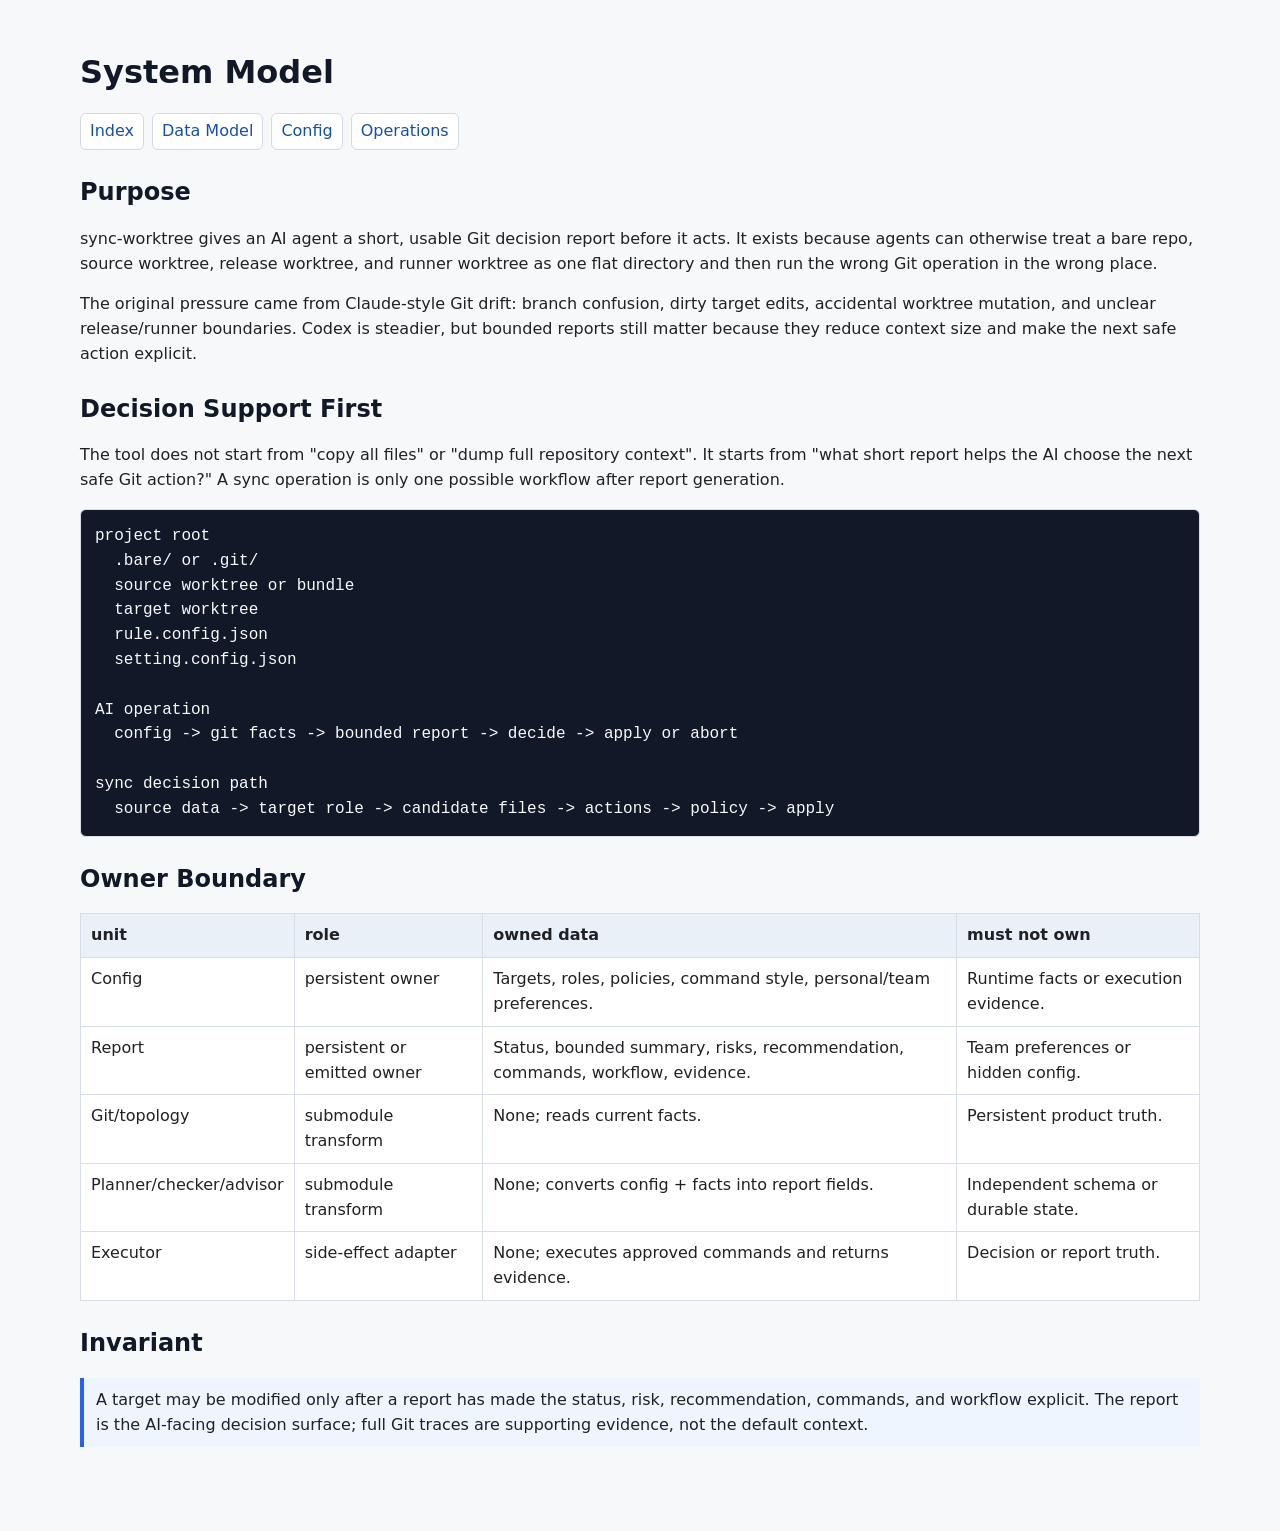
<file: docs/handbook/system-model.html>
<!doctype html>
<html lang="en">
<head>
  <meta charset="utf-8">
  <title>System Model - sync-worktree</title>
  <link rel="stylesheet" href="handbook.css">
</head>
<body>
<main>
  <h1>System Model</h1>
  <nav><a href="index.html">Index</a><a href="data-model.html">Data Model</a><a href="config.html">Config</a><a href="operations.html">Operations</a></nav>

  <section>
    <h2>Purpose</h2>
    <p>sync-worktree gives an AI agent a short, usable Git decision report before it acts. It exists because agents can otherwise treat a bare repo, source worktree, release worktree, and runner worktree as one flat directory and then run the wrong Git operation in the wrong place.</p>
    <p>The original pressure came from Claude-style Git drift: branch confusion, dirty target edits, accidental worktree mutation, and unclear release/runner boundaries. Codex is steadier, but bounded reports still matter because they reduce context size and make the next safe action explicit.</p>
  </section>

  <section>
    <h2>Decision Support First</h2>
    <p>The tool does not start from "copy all files" or "dump full repository context". It starts from "what short report helps the AI choose the next safe Git action?" A sync operation is only one possible workflow after report generation.</p>
    <pre><code>project root
  .bare/ or .git/
  source worktree or bundle
  target worktree
  rule.config.json
  setting.config.json

AI operation
  config -> git facts -> bounded report -> decide -> apply or abort

sync decision path
  source data -> target role -> candidate files -> actions -> policy -> apply</code></pre>
  </section>

  <section>
    <h2>Owner Boundary</h2>
    <table>
      <thead><tr><th>unit</th><th>role</th><th>owned data</th><th>must not own</th></tr></thead>
      <tbody>
        <tr><td>Config</td><td>persistent owner</td><td>Targets, roles, policies, command style, personal/team preferences.</td><td>Runtime facts or execution evidence.</td></tr>
        <tr><td>Report</td><td>persistent or emitted owner</td><td>Status, bounded summary, risks, recommendation, commands, workflow, evidence.</td><td>Team preferences or hidden config.</td></tr>
        <tr><td>Git/topology</td><td>submodule transform</td><td>None; reads current facts.</td><td>Persistent product truth.</td></tr>
        <tr><td>Planner/checker/advisor</td><td>submodule transform</td><td>None; converts config + facts into report fields.</td><td>Independent schema or durable state.</td></tr>
        <tr><td>Executor</td><td>side-effect adapter</td><td>None; executes approved commands and returns evidence.</td><td>Decision or report truth.</td></tr>
      </tbody>
    </table>
  </section>

  <section>
    <h2>Invariant</h2>
    <p class="note">A target may be modified only after a report has made the status, risk, recommendation, commands, and workflow explicit. The report is the AI-facing decision surface; full Git traces are supporting evidence, not the default context.</p>
  </section>
</main>
</body>
</html>
</file>
<file: docs/handbook/handbook.css>
html {
  color-scheme: light;
}

body {
  margin: 0;
  font-family: system-ui, -apple-system, BlinkMacSystemFont, "Segoe UI", sans-serif;
  line-height: 1.55;
  color: #202124;
  background: #f7f8fa;
}

main {
  max-width: 1120px;
  margin: 0 auto;
  padding: 32px 24px 56px;
}

nav {
  display: flex;
  flex-wrap: wrap;
  gap: 8px;
  margin: 18px 0 28px;
}

nav a {
  color: #174ea6;
  text-decoration: none;
  border: 1px solid #d2d8e4;
  border-radius: 6px;
  padding: 5px 9px;
  background: #fff;
}

h1,
h2,
h3 {
  line-height: 1.2;
  color: #111827;
}

section {
  margin: 28px 0;
}

table {
  width: 100%;
  border-collapse: collapse;
  background: #fff;
}

th,
td {
  border: 1px solid #d8dee8;
  padding: 9px 10px;
  vertical-align: top;
}

th {
  text-align: left;
  background: #eaf0f8;
}

code,
pre {
  font-family: ui-monospace, SFMono-Regular, Menlo, Consolas, monospace;
}

pre {
  overflow: auto;
  padding: 14px;
  border: 1px solid #d8dee8;
  border-radius: 6px;
  background: #111827;
  color: #f9fafb;
}

.note {
  border-left: 4px solid #2563eb;
  background: #eef5ff;
  padding: 10px 12px;
}

.warn {
  border-left: 4px solid #b45309;
  background: #fff7ed;
  padding: 10px 12px;
}
</file>
